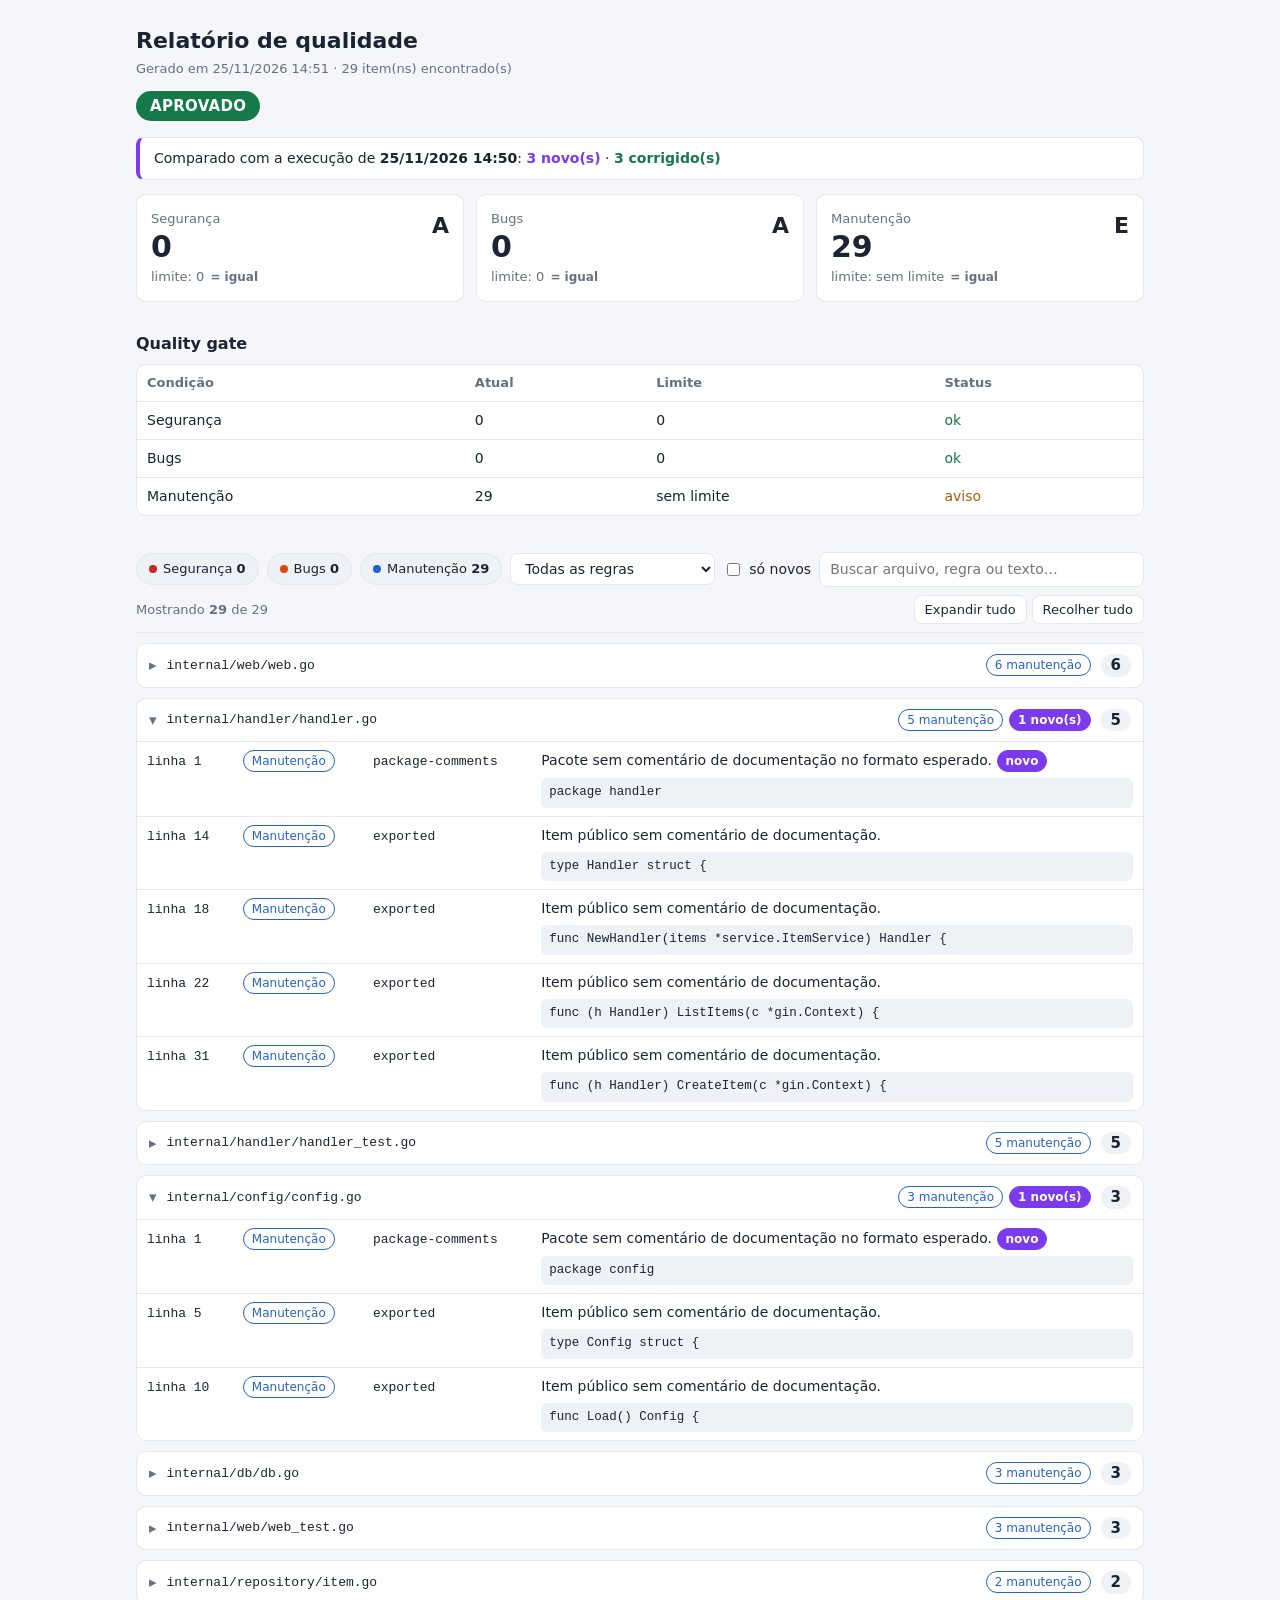
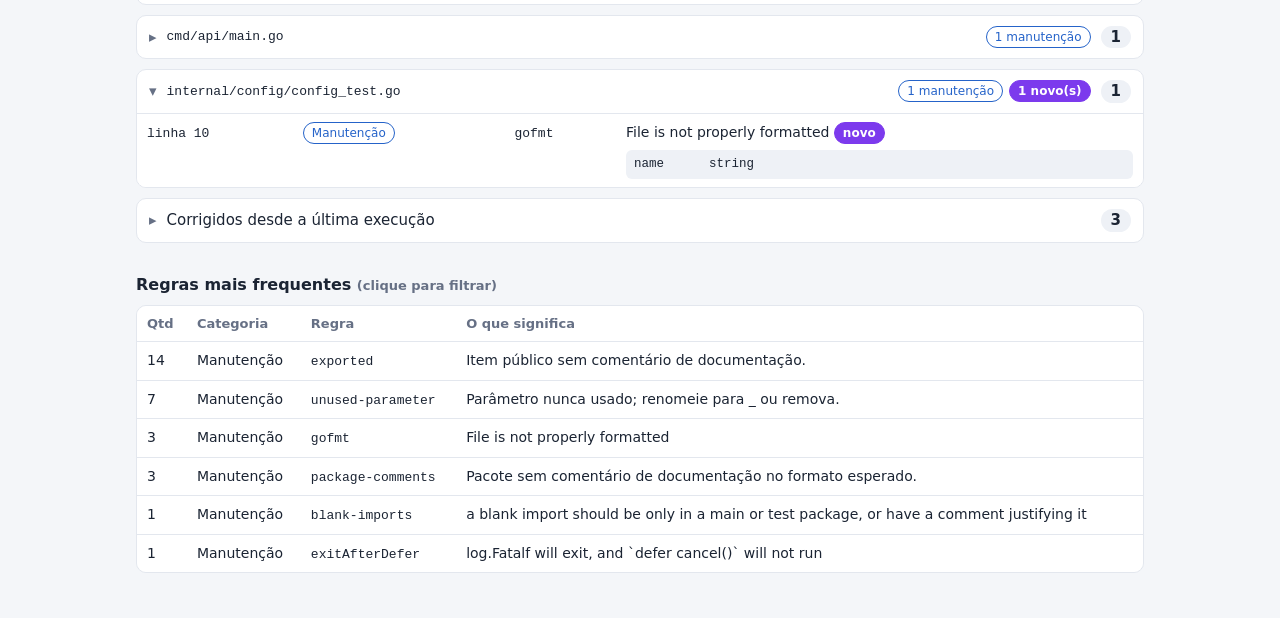
<file: reports/quality.html>
<!doctype html>
<html lang="pt-BR"><head><meta charset="utf-8">
<meta name="viewport" content="width=device-width, initial-scale=1">
<title>Relatório de qualidade</title>
<style>
:root{--bg:#f4f6f9;--fg:#1b2433;--card:#fff;--mut:#667085;--line:#e3e7ee;--ok:#16794a;--bad:#c62828;--warn:#a85d00;--sec:#c62828;--bug:#d9480f;--smell:#2563c9;--new:#7c3aed;--chip:#eef1f6}
@media (prefers-color-scheme:dark){:root{--bg:#0f141c;--fg:#e7eaf0;--card:#172030;--mut:#98a2b3;--line:#29344a;--ok:#3ecf8e;--bad:#ff6b6b;--warn:#f0b04a;--sec:#ff6b6b;--bug:#ff9a5c;--smell:#6ea8fe;--new:#b197fc;--chip:#1f2a3d}}
[hidden]{display:none!important}
*{box-sizing:border-box}
body{margin:0;background:var(--bg);color:var(--fg);font:15px/1.5 system-ui,-apple-system,sans-serif}
main{max-width:1040px;margin:0 auto;padding:24px 16px 48px}
h1{font-size:22px;margin:0 0 2px}
h2{font-size:16px;margin:30px 0 8px}
.sub{color:var(--mut);font-size:13px}
.verdict{display:inline-block;padding:4px 14px;border-radius:999px;color:#fff;font-weight:700;margin:12px 0;letter-spacing:.02em}
.verdict.ok{background:var(--ok)}
.verdict.bad{background:var(--bad)}
.banner{background:var(--card);border:1px solid var(--line);border-left:4px solid var(--new);border-radius:8px;padding:10px 14px;margin:4px 0 14px;font-size:14px}
.banner .n{color:var(--new);font-weight:700}
.banner .f{color:var(--ok);font-weight:700}
.cards{display:grid;grid-template-columns:repeat(auto-fit,minmax(200px,1fr));gap:12px}
.card{background:var(--card);border:1px solid var(--line);border-radius:10px;padding:14px}
.card b{font-size:30px;display:block;line-height:1.2}
.grade{float:right;font-weight:800;font-size:22px}
.delta{font-size:12px;font-weight:700;margin-left:6px}
.delta.good{color:var(--ok)}
.delta.worse{color:var(--bad)}
.delta.same{color:var(--mut)}
.wrap{overflow-x:auto}
table{width:100%;border-collapse:collapse;background:var(--card)}
.wrap{border:1px solid var(--line);border-radius:10px}
th,td{text-align:left;padding:8px 10px;border-bottom:1px solid var(--line);vertical-align:top;font-size:14px}
tr:last-child td{border-bottom:0}
th{color:var(--mut);font-weight:600;font-size:13px}
code{font-family:ui-monospace,Menlo,Consolas,monospace;font-size:13px}
pre{margin:6px 0 0;padding:6px 8px;background:var(--chip);border-radius:6px;font:12.5px/1.4 ui-monospace,Menlo,Consolas,monospace;overflow-x:auto;white-space:pre}
a{color:var(--smell)}
.st-ok{color:var(--ok)}
.st-bad{color:var(--bad);font-weight:700}
.st-warn{color:var(--warn)}
.b{display:inline-block;font-size:12px;padding:1px 8px;border-radius:999px;border:1px solid var(--line);white-space:nowrap}
.b.sec{color:var(--sec);border-color:var(--sec)}
.b.bug{color:var(--bug);border-color:var(--bug)}
.b.smell{color:var(--smell);border-color:var(--smell)}
.b.new{background:var(--new);border-color:var(--new);color:#fff;font-weight:700}
.bar{position:sticky;top:0;z-index:5;background:var(--bg);padding:10px 0 8px;border-bottom:1px solid var(--line);margin-top:26px}
.row{display:flex;flex-wrap:wrap;gap:8px;align-items:center}
.row2{display:flex;flex-wrap:wrap;gap:8px;align-items:center;justify-content:space-between;margin-top:8px}
.chip{border:1px solid var(--line);background:var(--chip);color:var(--fg);padding:5px 12px;border-radius:999px;cursor:pointer;font:inherit;font-size:13px}
.chip::before{content:"";display:inline-block;width:8px;height:8px;border-radius:50%;margin-right:6px;background:var(--mut)}
.chip.sec::before{background:var(--sec)}
.chip.bug::before{background:var(--bug)}
.chip.smell::before{background:var(--smell)}
.chip.off{opacity:.45;text-decoration:line-through}
select,input[type=search]{font:inherit;font-size:14px;padding:6px 10px;border:1px solid var(--line);border-radius:8px;background:var(--card);color:var(--fg)}
input[type=search]{flex:1;min-width:200px}
.chk{font-size:14px;display:flex;gap:6px;align-items:center}
.btn{font:inherit;font-size:13px;padding:4px 10px;border:1px solid var(--line);border-radius:8px;background:var(--card);color:var(--fg);cursor:pointer}
details.grp,details.fixed{margin-top:10px;background:var(--card);border:1px solid var(--line);border-radius:10px;overflow:hidden}
details>summary{cursor:pointer;padding:10px 12px;display:flex;gap:10px;align-items:center;list-style:none}
details>summary::-webkit-details-marker{display:none}
details>summary::before{content:"▸";color:var(--mut)}
details[open]>summary::before{content:"▾"}
details[open]>summary{border-bottom:1px solid var(--line)}
.gfile{flex:1;word-break:break-all}
.badges{display:flex;gap:6px;flex-wrap:wrap}
.gcount{font-weight:700;background:var(--chip);border-radius:999px;padding:0 10px;min-width:28px;text-align:center}
details .wrap{border:0;border-radius:0}
td.loc{white-space:nowrap}
tr.rrow{cursor:pointer}
tr.rrow:hover td{background:var(--chip)}
@media (max-width:600px){main{padding:16px 12px 40px}th:nth-child(2),td:nth-child(2){display:none}}
</style></head><body><main>
<h1>Relatório de qualidade</h1>
<div class="sub">Gerado em 25/11/2026 14:51 · 29 item(ns) encontrado(s)</div>
<div class="verdict ok">APROVADO</div>
<div class="banner">Comparado com a execução de <b>25/11/2026 14:50</b>: <span class="n">3 novo(s)</span> · <span class="f">3 corrigido(s)</span></div>

<div class="cards">
<div class="card"><span class="grade">A</span><div class="sub">Segurança</div><b>0</b><span class="sub">limite: 0</span><span class="delta same">= igual</span></div>
<div class="card"><span class="grade">A</span><div class="sub">Bugs</div><b>0</b><span class="sub">limite: 0</span><span class="delta same">= igual</span></div>
<div class="card"><span class="grade">E</span><div class="sub">Manutenção</div><b>29</b><span class="sub">limite: sem limite</span><span class="delta same">= igual</span></div>
</div>

<h2>Quality gate</h2>
<div class="wrap"><table>
<tr><th>Condição</th><th>Atual</th><th>Limite</th><th>Status</th></tr>
<tr><td>Segurança</td><td>0</td><td>0</td><td class="st-ok">ok</td></tr>
<tr><td>Bugs</td><td>0</td><td>0</td><td class="st-ok">ok</td></tr>
<tr><td>Manutenção</td><td>29</td><td>sem limite</td><td class="st-warn">aviso</td></tr>
</table></div>


<div class="bar">
<div class="row">
<button type="button" class="chip sec" data-cat="0">Segurança <b>0</b></button>
<button type="button" class="chip bug" data-cat="1">Bugs <b>0</b></button>
<button type="button" class="chip smell" data-cat="2">Manutenção <b>29</b></button>
<select id="rule" aria-label="Filtrar por regra"><option value="">Todas as regras</option><option value="exported">exported (14)</option><option value="unused-parameter">unused-parameter (7)</option><option value="gofmt">gofmt (3)</option><option value="package-comments">package-comments (3)</option><option value="blank-imports">blank-imports (1)</option><option value="exitAfterDefer">exitAfterDefer (1)</option></select>
<label class="chk"><input type="checkbox" id="onlynew"> só novos</label>
<input id="q" type="search" placeholder="Buscar arquivo, regra ou texto…" aria-label="Buscar">
</div>
<div class="row2"><span class="sub">Mostrando <b id="shown">29</b> de 29</span>
<span><button type="button" class="btn" id="expand">Expandir tudo</button> <button type="button" class="btn" id="collapse">Recolher tudo</button></span></div>
</div>

<details class="grp">
<summary><code class="gfile">internal/web/web.go</code><span class="badges"><span class="b smell">6 manutenção</span></span><span class="gcount">6</span></summary>
<div class="wrap"><table>
<tr class="item" data-cat="2" data-rule="package-comments" data-new="0" data-text="internal/web/web.go package-comments pacote sem comentário de documentação no formato esperado. should have a package comment package web manutenção">
<td class="loc"><code>linha 1</code></td>
<td><span class="b smell">Manutenção</span></td>
<td><code>package-comments</code></td>
<td>Pacote sem comentário de documentação no formato esperado.<pre>package web</pre></td></tr>
<tr class="item" data-cat="2" data-rule="exported" data-new="0" data-text="internal/web/web.go exported item público sem comentário de documentação. exported type web should have comment or be unexported type web struct { manutenção">
<td class="loc"><code>linha 17</code></td>
<td><span class="b smell">Manutenção</span></td>
<td><code>exported</code></td>
<td>Item público sem comentário de documentação.<pre>type Web struct {</pre></td></tr>
<tr class="item" data-cat="2" data-rule="exported" data-new="0" data-text="internal/web/web.go exported item público sem comentário de documentação. exported function new should have comment or be unexported func new(appname string, items *service.itemservice) (*web, error) { manutenção">
<td class="loc"><code>linha 23</code></td>
<td><span class="b smell">Manutenção</span></td>
<td><code>exported</code></td>
<td>Item público sem comentário de documentação.<pre>func New(appName string, items *service.ItemService) (*Web, error) {</pre></td></tr>
<tr class="item" data-cat="2" data-rule="exported" data-new="0" data-text="internal/web/web.go exported item público sem comentário de documentação. exported method web.mux should have comment or be unexported func (w *web) mux() *http.servemux { manutenção">
<td class="loc"><code>linha 35</code></td>
<td><span class="b smell">Manutenção</span></td>
<td><code>exported</code></td>
<td>Item público sem comentário de documentação.<pre>func (w *Web) Mux() *http.ServeMux {</pre></td></tr>
<tr class="item" data-cat="2" data-rule="exported" data-new="0" data-text="internal/web/web.go exported item público sem comentário de documentação. exported function static should have comment or be unexported func static() http.handler { manutenção">
<td class="loc"><code>linha 43</code></td>
<td><span class="b smell">Manutenção</span></td>
<td><code>exported</code></td>
<td>Item público sem comentário de documentação.<pre>func Static() http.Handler {</pre></td></tr>
<tr class="item" data-cat="2" data-rule="unused-parameter" data-new="0" data-text="internal/web/web.go unused-parameter parâmetro nunca usado; renomeie para _ ou remova. parameter &#39;r&#39; seems to be unused, consider removing or renaming it as _ func (w *web) home(wr http.responsewriter, r *http.request) { manutenção">
<td class="loc"><code>linha 55</code></td>
<td><span class="b smell">Manutenção</span></td>
<td><code>unused-parameter</code></td>
<td>Parâmetro nunca usado; renomeie para _ ou remova.<pre>func (w *Web) home(wr http.ResponseWriter, r *http.Request) {</pre></td></tr>
</table></div></details>
<details class="grp" open>
<summary><code class="gfile">internal/handler/handler.go</code><span class="badges"><span class="b smell">5 manutenção</span><span class="b new">1 novo(s)</span></span><span class="gcount">5</span></summary>
<div class="wrap"><table>
<tr class="item" data-cat="2" data-rule="package-comments" data-new="1" data-text="internal/handler/handler.go package-comments pacote sem comentário de documentação no formato esperado. should have a package comment package handler manutenção">
<td class="loc"><code>linha 1</code></td>
<td><span class="b smell">Manutenção</span></td>
<td><code>package-comments</code></td>
<td>Pacote sem comentário de documentação no formato esperado. <span class="b new">novo</span><pre>package handler</pre></td></tr>
<tr class="item" data-cat="2" data-rule="exported" data-new="0" data-text="internal/handler/handler.go exported item público sem comentário de documentação. exported type handler should have comment or be unexported type handler struct { manutenção">
<td class="loc"><code>linha 14</code></td>
<td><span class="b smell">Manutenção</span></td>
<td><code>exported</code></td>
<td>Item público sem comentário de documentação.<pre>type Handler struct {</pre></td></tr>
<tr class="item" data-cat="2" data-rule="exported" data-new="0" data-text="internal/handler/handler.go exported item público sem comentário de documentação. exported function newhandler should have comment or be unexported func newhandler(items *service.itemservice) handler { manutenção">
<td class="loc"><code>linha 18</code></td>
<td><span class="b smell">Manutenção</span></td>
<td><code>exported</code></td>
<td>Item público sem comentário de documentação.<pre>func NewHandler(items *service.ItemService) Handler {</pre></td></tr>
<tr class="item" data-cat="2" data-rule="exported" data-new="0" data-text="internal/handler/handler.go exported item público sem comentário de documentação. exported method handler.listitems should have comment or be unexported func (h handler) listitems(c *gin.context) { manutenção">
<td class="loc"><code>linha 22</code></td>
<td><span class="b smell">Manutenção</span></td>
<td><code>exported</code></td>
<td>Item público sem comentário de documentação.<pre>func (h Handler) ListItems(c *gin.Context) {</pre></td></tr>
<tr class="item" data-cat="2" data-rule="exported" data-new="0" data-text="internal/handler/handler.go exported item público sem comentário de documentação. exported method handler.createitem should have comment or be unexported func (h handler) createitem(c *gin.context) { manutenção">
<td class="loc"><code>linha 31</code></td>
<td><span class="b smell">Manutenção</span></td>
<td><code>exported</code></td>
<td>Item público sem comentário de documentação.<pre>func (h Handler) CreateItem(c *gin.Context) {</pre></td></tr>
</table></div></details>
<details class="grp">
<summary><code class="gfile">internal/handler/handler_test.go</code><span class="badges"><span class="b smell">5 manutenção</span></span><span class="gcount">5</span></summary>
<div class="wrap"><table>
<tr class="item" data-cat="2" data-rule="gofmt" data-new="0" data-text="internal/handler/handler_test.go gofmt file is not properly formatted file is not properly formatted items      []model.item manutenção">
<td class="loc"><code>linha 21</code></td>
<td><span class="b smell">Manutenção</span></td>
<td><code>gofmt</code></td>
<td>File is not properly formatted<pre>items      []model.Item</pre></td></tr>
<tr class="item" data-cat="2" data-rule="unused-parameter" data-new="0" data-text="internal/handler/handler_test.go unused-parameter parâmetro nunca usado; renomeie para _ ou remova. parameter &#39;ctx&#39; seems to be unused, consider removing or renaming it as _ func (m *mockitemrepository) create(ctx context.context, item *model.item) error { manutenção">
<td class="loc"><code>linha 26</code></td>
<td><span class="b smell">Manutenção</span></td>
<td><code>unused-parameter</code></td>
<td>Parâmetro nunca usado; renomeie para _ ou remova.<pre>func (m *mockItemRepository) Create(ctx context.Context, item *model.Item) error {</pre></td></tr>
<tr class="item" data-cat="2" data-rule="unused-parameter" data-new="0" data-text="internal/handler/handler_test.go unused-parameter parâmetro nunca usado; renomeie para _ ou remova. parameter &#39;m&#39; seems to be unused, consider removing or renaming it as _ setup:     func(m *mockitemrepository) {}, manutenção">
<td class="loc"><code>linha 115</code></td>
<td><span class="b smell">Manutenção</span></td>
<td><code>unused-parameter</code></td>
<td>Parâmetro nunca usado; renomeie para _ ou remova.<pre>setup:     func(m *mockItemRepository) {},</pre></td></tr>
<tr class="item" data-cat="2" data-rule="unused-parameter" data-new="0" data-text="internal/handler/handler_test.go unused-parameter parâmetro nunca usado; renomeie para _ ou remova. parameter &#39;m&#39; seems to be unused, consider removing or renaming it as _ setup:     func(m *mockitemrepository) {}, manutenção">
<td class="loc"><code>linha 122</code></td>
<td><span class="b smell">Manutenção</span></td>
<td><code>unused-parameter</code></td>
<td>Parâmetro nunca usado; renomeie para _ ou remova.<pre>setup:     func(m *mockItemRepository) {},</pre></td></tr>
<tr class="item" data-cat="2" data-rule="unused-parameter" data-new="0" data-text="internal/handler/handler_test.go unused-parameter parâmetro nunca usado; renomeie para _ ou remova. parameter &#39;m&#39; seems to be unused, consider removing or renaming it as _ setup:     func(m *mockitemrepository) {}, manutenção">
<td class="loc"><code>linha 129</code></td>
<td><span class="b smell">Manutenção</span></td>
<td><code>unused-parameter</code></td>
<td>Parâmetro nunca usado; renomeie para _ ou remova.<pre>setup:     func(m *mockItemRepository) {},</pre></td></tr>
</table></div></details>
<details class="grp" open>
<summary><code class="gfile">internal/config/config.go</code><span class="badges"><span class="b smell">3 manutenção</span><span class="b new">1 novo(s)</span></span><span class="gcount">3</span></summary>
<div class="wrap"><table>
<tr class="item" data-cat="2" data-rule="package-comments" data-new="1" data-text="internal/config/config.go package-comments pacote sem comentário de documentação no formato esperado. should have a package comment package config manutenção">
<td class="loc"><code>linha 1</code></td>
<td><span class="b smell">Manutenção</span></td>
<td><code>package-comments</code></td>
<td>Pacote sem comentário de documentação no formato esperado. <span class="b new">novo</span><pre>package config</pre></td></tr>
<tr class="item" data-cat="2" data-rule="exported" data-new="0" data-text="internal/config/config.go exported item público sem comentário de documentação. exported type config should have comment or be unexported type config struct { manutenção">
<td class="loc"><code>linha 5</code></td>
<td><span class="b smell">Manutenção</span></td>
<td><code>exported</code></td>
<td>Item público sem comentário de documentação.<pre>type Config struct {</pre></td></tr>
<tr class="item" data-cat="2" data-rule="exported" data-new="0" data-text="internal/config/config.go exported item público sem comentário de documentação. exported function load should have comment or be unexported func load() config { manutenção">
<td class="loc"><code>linha 10</code></td>
<td><span class="b smell">Manutenção</span></td>
<td><code>exported</code></td>
<td>Item público sem comentário de documentação.<pre>func Load() Config {</pre></td></tr>
</table></div></details>
<details class="grp">
<summary><code class="gfile">internal/db/db.go</code><span class="badges"><span class="b smell">3 manutenção</span></span><span class="gcount">3</span></summary>
<div class="wrap"><table>
<tr class="item" data-cat="2" data-rule="blank-imports" data-new="0" data-text="internal/db/db.go blank-imports a blank import should be only in a main or test package, or have a comment justifying it a blank import should be only in a main or test package, or have a comment justifying it _ &#34;github.com/jackc/pgx/v5/stdlib&#34; manutenção">
<td class="loc"><code>linha 10</code></td>
<td><span class="b smell">Manutenção</span></td>
<td><code>blank-imports</code></td>
<td>a blank import should be only in a main or test package, or have a comment justifying it<pre>_ &#34;github.com/jackc/pgx/v5/stdlib&#34;</pre></td></tr>
<tr class="item" data-cat="2" data-rule="exported" data-new="0" data-text="internal/db/db.go exported item público sem comentário de documentação. exported function connect should have comment or be unexported func connect() (*sql.db, error) { manutenção">
<td class="loc"><code>linha 24</code></td>
<td><span class="b smell">Manutenção</span></td>
<td><code>exported</code></td>
<td>Item público sem comentário de documentação.<pre>func Connect() (*sql.DB, error) {</pre></td></tr>
<tr class="item" data-cat="2" data-rule="exported" data-new="0" data-text="internal/db/db.go exported item público sem comentário de documentação. exported function ensureschema should have comment or be unexported func ensureschema(ctx context.context, conn *sql.db) error { manutenção">
<td class="loc"><code>linha 41</code></td>
<td><span class="b smell">Manutenção</span></td>
<td><code>exported</code></td>
<td>Item público sem comentário de documentação.<pre>func EnsureSchema(ctx context.Context, conn *sql.DB) error {</pre></td></tr>
</table></div></details>
<details class="grp">
<summary><code class="gfile">internal/web/web_test.go</code><span class="badges"><span class="b smell">3 manutenção</span></span><span class="gcount">3</span></summary>
<div class="wrap"><table>
<tr class="item" data-cat="2" data-rule="gofmt" data-new="0" data-text="internal/web/web_test.go gofmt file is not properly formatted file is not properly formatted items   []model.item manutenção">
<td class="loc"><code>linha 19</code></td>
<td><span class="b smell">Manutenção</span></td>
<td><code>gofmt</code></td>
<td>File is not properly formatted<pre>items   []model.Item</pre></td></tr>
<tr class="item" data-cat="2" data-rule="unused-parameter" data-new="0" data-text="internal/web/web_test.go unused-parameter parâmetro nunca usado; renomeie para _ ou remova. parameter &#39;ctx&#39; seems to be unused, consider removing or renaming it as _ func (m *mockwebitemrepository) create(ctx context.context, item *model.item) error { manutenção">
<td class="loc"><code>linha 24</code></td>
<td><span class="b smell">Manutenção</span></td>
<td><code>unused-parameter</code></td>
<td>Parâmetro nunca usado; renomeie para _ ou remova.<pre>func (m *mockWebItemRepository) Create(ctx context.Context, item *model.Item) error {</pre></td></tr>
<tr class="item" data-cat="2" data-rule="unused-parameter" data-new="0" data-text="internal/web/web_test.go unused-parameter parâmetro nunca usado; renomeie para _ ou remova. parameter &#39;ctx&#39; seems to be unused, consider removing or renaming it as _ func (m *mockwebitemrepository) list(ctx context.context) ([]model.item, error) { manutenção">
<td class="loc"><code>linha 32</code></td>
<td><span class="b smell">Manutenção</span></td>
<td><code>unused-parameter</code></td>
<td>Parâmetro nunca usado; renomeie para _ ou remova.<pre>func (m *mockWebItemRepository) List(ctx context.Context) ([]model.Item, error) {</pre></td></tr>
</table></div></details>
<details class="grp">
<summary><code class="gfile">internal/repository/item.go</code><span class="badges"><span class="b smell">2 manutenção</span></span><span class="gcount">2</span></summary>
<div class="wrap"><table>
<tr class="item" data-cat="2" data-rule="exported" data-new="0" data-text="internal/repository/item.go exported item público sem comentário de documentação. exported type itemrepository should have comment or be unexported type itemrepository interface { manutenção">
<td class="loc"><code>linha 12</code></td>
<td><span class="b smell">Manutenção</span></td>
<td><code>exported</code></td>
<td>Item público sem comentário de documentação.<pre>type ItemRepository interface {</pre></td></tr>
<tr class="item" data-cat="2" data-rule="exported" data-new="0" data-text="internal/repository/item.go exported item público sem comentário de documentação. exported function newitemrepository should have comment or be unexported func newitemrepository(db *sql.db) itemrepository { manutenção">
<td class="loc"><code>linha 21</code></td>
<td><span class="b smell">Manutenção</span></td>
<td><code>exported</code></td>
<td>Item público sem comentário de documentação.<pre>func NewItemRepository(db *sql.DB) ItemRepository {</pre></td></tr>
</table></div></details>
<details class="grp">
<summary><code class="gfile">cmd/api/main.go</code><span class="badges"><span class="b smell">1 manutenção</span></span><span class="gcount">1</span></summary>
<div class="wrap"><table>
<tr class="item" data-cat="2" data-rule="exitAfterDefer" data-new="0" data-text="cmd/api/main.go exitafterdefer log.fatalf will exit, and `defer cancel()` will not run log.fatalf will exit, and `defer cancel()` will not run log.fatalf(&#34;graceful shutdown failed: %v&#34;, err) manutenção">
<td class="loc"><code>linha 74</code></td>
<td><span class="b smell">Manutenção</span></td>
<td><code>exitAfterDefer</code></td>
<td>log.Fatalf will exit, and `defer cancel()` will not run<pre>log.Fatalf(&#34;graceful shutdown failed: %v&#34;, err)</pre></td></tr>
</table></div></details>
<details class="grp" open>
<summary><code class="gfile">internal/config/config_test.go</code><span class="badges"><span class="b smell">1 manutenção</span><span class="b new">1 novo(s)</span></span><span class="gcount">1</span></summary>
<div class="wrap"><table>
<tr class="item" data-cat="2" data-rule="gofmt" data-new="1" data-text="internal/config/config_test.go gofmt file is not properly formatted file is not properly formatted name      string manutenção">
<td class="loc"><code>linha 10</code></td>
<td><span class="b smell">Manutenção</span></td>
<td><code>gofmt</code></td>
<td>File is not properly formatted <span class="b new">novo</span><pre>name      string</pre></td></tr>
</table></div></details>


<details class="fixed"><summary><span class="gfile">Corrigidos desde a última execução</span><span class="gcount">3</span></summary>
<div class="wrap"><table>
<tr><td>Manutenção</td><td><code>cmd/api/main.go</code></td><td><code>package-comments</code></td><td>Pacote sem comentário de documentação no formato esperado.</td></tr>
<tr><td>Manutenção</td><td><code>internal/db/db.go</code></td><td><code>package-comments</code></td><td>Pacote sem comentário de documentação no formato esperado.</td></tr>
<tr><td>Manutenção</td><td><code>internal/db/db_test.go</code></td><td><code>gofmt</code></td><td>File is not properly formatted</td></tr>
</table></div></details>

<h2>Regras mais frequentes <span class="sub">(clique para filtrar)</span></h2>
<div class="wrap"><table>
<tr><th>Qtd</th><th>Categoria</th><th>Regra</th><th>O que significa</th></tr>
<tr class="rrow" data-rule="exported"><td>14</td><td>Manutenção</td><td><code>exported</code></td><td>Item público sem comentário de documentação.</td></tr>
<tr class="rrow" data-rule="unused-parameter"><td>7</td><td>Manutenção</td><td><code>unused-parameter</code></td><td>Parâmetro nunca usado; renomeie para _ ou remova.</td></tr>
<tr class="rrow" data-rule="gofmt"><td>3</td><td>Manutenção</td><td><code>gofmt</code></td><td>File is not properly formatted</td></tr>
<tr class="rrow" data-rule="package-comments"><td>3</td><td>Manutenção</td><td><code>package-comments</code></td><td>Pacote sem comentário de documentação no formato esperado.</td></tr>
<tr class="rrow" data-rule="blank-imports"><td>1</td><td>Manutenção</td><td><code>blank-imports</code></td><td>a blank import should be only in a main or test package, or have a comment justifying it</td></tr>
<tr class="rrow" data-rule="exitAfterDefer"><td>1</td><td>Manutenção</td><td><code>exitAfterDefer</code></td><td>log.Fatalf will exit, and `defer cancel()` will not run</td></tr>
</table></div>

</main>
<script>
(function () {
  var catOn = {'0': true, '1': true, '2': true};
  var rows = [].slice.call(document.querySelectorAll('tr.item'));
  var groups = [].slice.call(document.querySelectorAll('details.grp'));
  var q = document.getElementById('q');
  var rs = document.getElementById('rule');
  var onlyNew = document.getElementById('onlynew');
  var shown = document.getElementById('shown');
  if (!q || !rs || !shown) { return; }

  function apply() {
    var term = q.value.trim().toLowerCase();
    var rule = rs.value;
    var nOnly = onlyNew ? onlyNew.checked : false;
    var total = 0;
    rows.forEach(function (r) {
      var ok = catOn[r.dataset.cat] &&
        (rule === '' || r.dataset.rule === rule) &&
        (!nOnly || r.dataset.new === '1') &&
        (term === '' || r.dataset.text.indexOf(term) !== -1);
      r.hidden = !ok;
      if (ok) { total++; }
    });
    groups.forEach(function (g) {
      var n = g.querySelectorAll('tr.item:not([hidden])').length;
      g.hidden = (n === 0);
      var c = g.querySelector('.gcount');
      if (c) { c.textContent = n; }
    });
    shown.textContent = total;
  }

  [].slice.call(document.querySelectorAll('.chip')).forEach(function (c) {
    c.addEventListener('click', function () {
      var off = c.classList.toggle('off');
      catOn[c.dataset.cat] = !off;
      apply();
    });
  });
  [].slice.call(document.querySelectorAll('tr.rrow')).forEach(function (r) {
    r.addEventListener('click', function () {
      rs.value = r.dataset.rule;
      apply();
      rs.scrollIntoView({behavior: 'smooth', block: 'center'});
    });
  });
  q.addEventListener('input', apply);
  rs.addEventListener('change', apply);
  if (onlyNew) { onlyNew.addEventListener('change', apply); }
  document.getElementById('expand').addEventListener('click', function () {
    groups.forEach(function (g) { g.open = true; });
  });
  document.getElementById('collapse').addEventListener('click', function () {
    groups.forEach(function (g) { g.open = false; });
  });
})();
</script>
</body></html>
</file>
